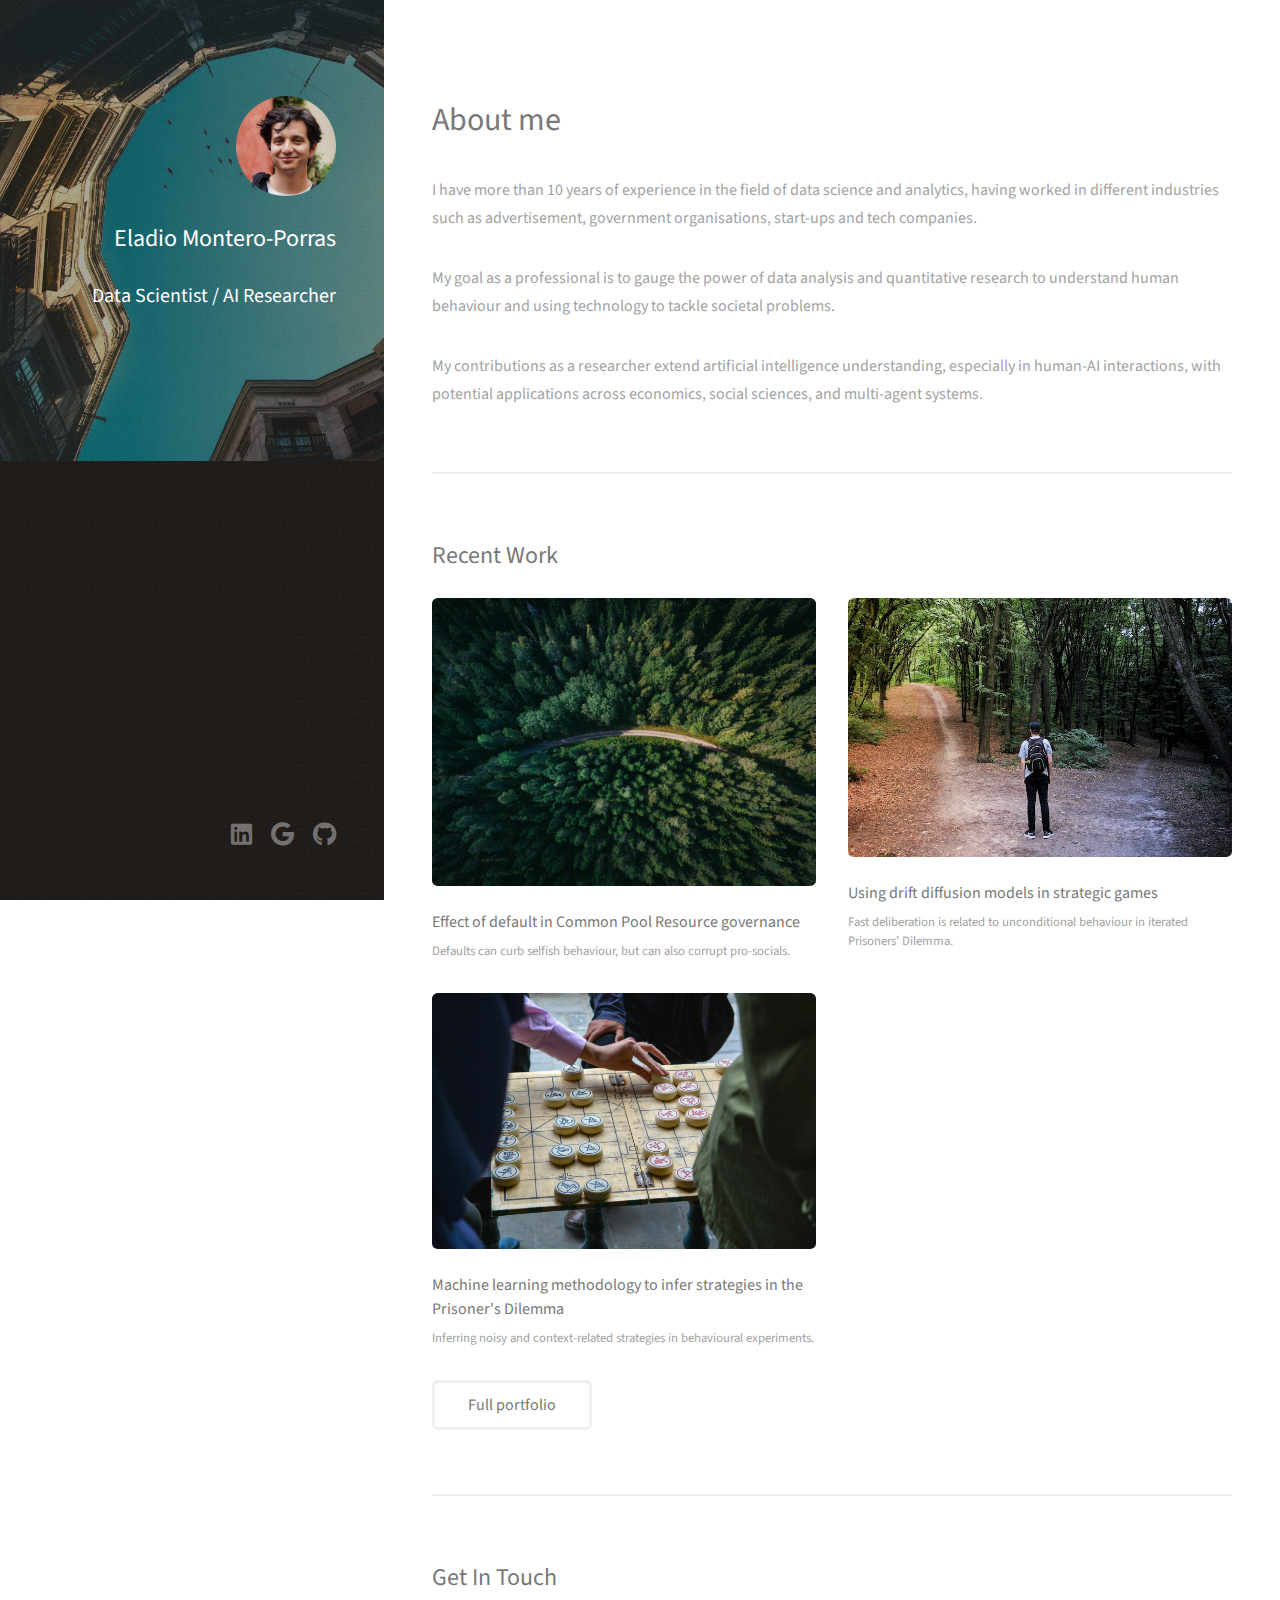
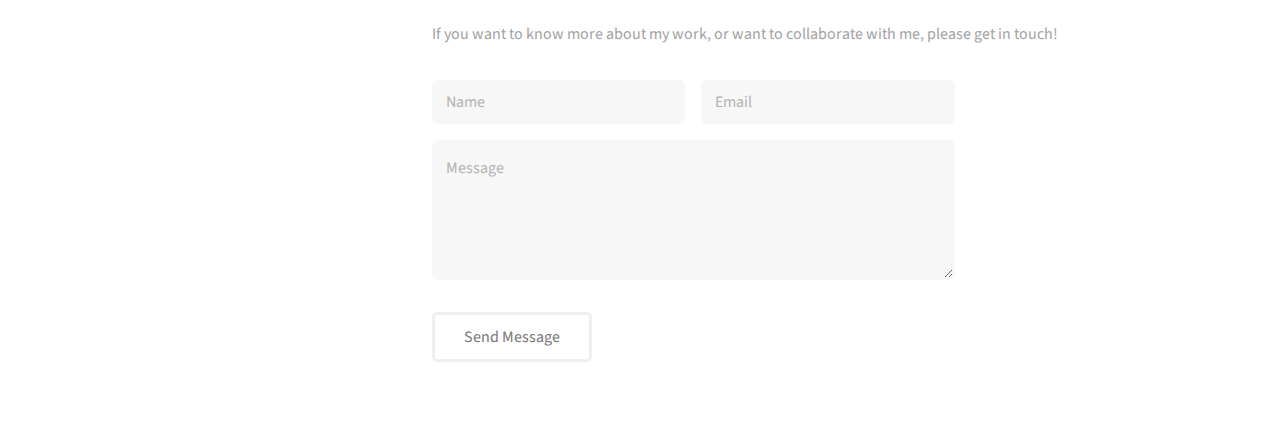
<file: index.html>
<!DOCTYPE HTML>
<!--
	Strata by HTML5 UP
	html5up.net | @ajlkn
	Free for personal and commercial use under the CCA 3.0 license (html5up.net/license)
-->
<html>
	<head>
		<title>Eladio Montero-Porras</title>
		<meta charset="utf-8" />
		<meta name="viewport" content="width=device-width, initial-scale=1, user-scalable=no" />
		<link rel="stylesheet" href="assets/css/main.css" />
		<link rel="shortcut icon" href="images/cup.png">
	</head>
	<body class="is-preload">

		<!-- Header -->
			<header id="header">
				<div class="inner">
					<a href="#" class="image avatar"><img src="images/profile_square.jpg" alt="" /></a>
					<h2>Eladio Montero-Porras</h2>
					<h3>Data Scientist / AI Researcher</h3>
				</div>
			</header>

		<!-- Main -->
			<div id="main">

				<!-- One -->
					<section id="one">
						<header class="major">
							<h2>About me</h2>
						</header>
						<p>I have more than 10 years of experience in the field of data science and analytics, having worked in different industries such as advertisement, government organisations, start-ups and tech companies.</p>
							<p>My goal as a professional is to gauge the power of data analysis and quantitative research to understand human behaviour and using technology to tackle societal problems. </p>
        					<p> My contributions as a researcher extend artificial intelligence understanding, especially in human-AI interactions, with potential applications across economics, social sciences, and multi-agent systems.</p>

					</section>

				<!-- Two -->
					<section id="two">
						<h2>Recent Work</h2>
						<div class="row">
							<article class="col-6 col-12-xsmall work-item">
								<a href="https://arxiv.org/abs/2403.06796" class="image fit"><img src="images/thumbs/cpr.jpg" alt="" /></a>
								<a href="https://arxiv.org/abs/2403.06796"><h3>Effect of default in Common Pool Resource governance</h3></a>
								<p>Defaults can curb selfish behaviour, but can also corrupt pro-socials.</p>
							</article>
							<article class="col-6 col-12-xsmall work-item">
								<a href="https://www.nature.com/articles/s41598-022-24849-4" class="image fit"><img src="images/thumbs/ddm2.jpg" alt="" /></a>
								<a href="https://www.nature.com/articles/s41598-022-24849-4"><h3>Using drift diffusion models in strategic games</h3></a>
								<p>Fast deliberation is related to unconditional behaviour in iterated Prisoners’ Dilemma.</p>
							</article>
							<article class="col-6 col-12-xsmall work-item">
								<a href="https://www.nature.com/articles/s41598-022-11654-2g" class="image fit"><img src="images/thumbs/strategy.jpg" alt="" /></a>
								<a href="https://www.nature.com/articles/s41598-022-11654-2"><h3>Machine learning methodology to infer strategies in the Prisoner's Dilemma</h3></a>
								<p>Inferring noisy and context-related strategies in behavioural experiments.</p>
							</article>

						</div>
						<ul class="actions">
							<li><a href="https://scholar.google.com/citations?user=XiiTJ4UAAAAJ&hl=en" class="button">Full portfolio</a></li>
						</ul>
					</section>

				<!-- Three -->
					<section id="three">
						<h2>Get In Touch</h2>
						<p>If you want to know more about my work, or want to collaborate with me, please get in touch!</p>
						<div class="row">
							<div class="col-8 col-12-small">
								<form method="post" action="#">
									<div class="row gtr-uniform gtr-50">
										<div class="col-6 col-12-xsmall"><input type="text" name="name" id="name" placeholder="Name" /></div>
										<div class="col-6 col-12-xsmall"><input type="email" name="email" id="email" placeholder="Email" /></div>
										<div class="col-12"><textarea name="message" id="message" placeholder="Message" rows="4"></textarea></div>
									</div>
								</form>
								<ul class="actions">
									<li><input type="submit" value="Send Message" /></li>
								</ul>
							</div>
							<div class="col-4 col-12-small">
								<ul class="labeled-icons">

								</ul>
							</div>
						</div>
					</section>

				<!-- Four -->
				<!--
					<section id="four">
						<h2>Elements</h2>

						<section>
							<h4>Text</h4>
							<p>This is <b>bold</b> and this is <strong>strong</strong>. This is <i>italic</i> and this is <em>emphasized</em>.
							This is <sup>superscript</sup> text and this is <sub>subscript</sub> text.
							This is <u>underlined</u> and this is code: <code>for (;;) { ... }</code>. Finally, <a href="#">this is a link</a>.</p>
							<hr />
							<header>
								<h4>Heading with a Subtitle</h4>
								<p>Lorem ipsum dolor sit amet nullam id egestas urna aliquam</p>
							</header>
							<p>Nunc lacinia ante nunc ac lobortis. Interdum adipiscing gravida odio porttitor sem non mi integer non faucibus ornare mi ut ante amet placerat aliquet. Volutpat eu sed ante lacinia sapien lorem accumsan varius montes viverra nibh in adipiscing blandit tempus accumsan.</p>
							<header>
								<h5>Heading with a Subtitle</h5>
								<p>Lorem ipsum dolor sit amet nullam id egestas urna aliquam</p>
							</header>
							<p>Nunc lacinia ante nunc ac lobortis. Interdum adipiscing gravida odio porttitor sem non mi integer non faucibus ornare mi ut ante amet placerat aliquet. Volutpat eu sed ante lacinia sapien lorem accumsan varius montes viverra nibh in adipiscing blandit tempus accumsan.</p>
							<hr />
							<h2>Heading Level 2</h2>
							<h3>Heading Level 3</h3>
							<h4>Heading Level 4</h4>
							<h5>Heading Level 5</h5>
							<h6>Heading Level 6</h6>
							<hr />
							<h5>Blockquote</h5>
							<blockquote>Fringilla nisl. Donec accumsan interdum nisi, quis tincidunt felis sagittis eget tempus euismod. Vestibulum ante ipsum primis in faucibus vestibulum. Blandit adipiscing eu felis iaculis volutpat ac adipiscing accumsan faucibus. Vestibulum ante ipsum primis in faucibus lorem ipsum dolor sit amet nullam adipiscing eu felis.</blockquote>
							<h5>Preformatted</h5>
							<pre><code>i = 0;

while (!deck.isInOrder()) {
print 'Iteration ' + i;
deck.shuffle();
i++;
}

print 'It took ' + i + ' iterations to sort the deck.';</code></pre>
						</section>

						<section>
							<h4>Lists</h4>
							<div class="row">
								<div class="col-6 col-12-xsmall">
									<h5>Unordered</h5>
									<ul>
										<li>Dolor pulvinar etiam magna etiam.</li>
										<li>Sagittis adipiscing lorem eleifend.</li>
										<li>Felis enim feugiat dolore viverra.</li>
									</ul>
									<h5>Alternate</h5>
									<ul class="alt">
										<li>Dolor pulvinar etiam magna etiam.</li>
										<li>Sagittis adipiscing lorem eleifend.</li>
										<li>Felis enim feugiat dolore viverra.</li>
									</ul>
								</div>
								<div class="col-6 col-12-xsmall">
									<h5>Ordered</h5>
									<ol>
										<li>Dolor pulvinar etiam magna etiam.</li>
										<li>Etiam vel felis at lorem sed viverra.</li>
										<li>Felis enim feugiat dolore viverra.</li>
										<li>Dolor pulvinar etiam magna etiam.</li>
										<li>Etiam vel felis at lorem sed viverra.</li>
										<li>Felis enim feugiat dolore viverra.</li>
									</ol>
									<h5>Icons</h5>
									<ul class="icons">
										<li><a href="#" class="icon brands fa-twitter"><span class="label">Twitter</span></a></li>
										<li><a href="#" class="icon brands fa-facebook-f"><span class="label">Facebook</span></a></li>
										<li><a href="#" class="icon brands fa-instagram"><span class="label">Instagram</span></a></li>
										<li><a href="#" class="icon brands fa-github"><span class="label">Github</span></a></li>
										<li><a href="#" class="icon brands fa-dribbble"><span class="label">Dribbble</span></a></li>
										<li><a href="#" class="icon brands fa-tumblr"><span class="label">Tumblr</span></a></li>
									</ul>
								</div>
							</div>
							<h5>Actions</h5>
							<ul class="actions">
								<li><a href="#" class="button primary">Default</a></li>
								<li><a href="#" class="button">Default</a></li>
							</ul>
							<ul class="actions small">
								<li><a href="#" class="button primary small">Small</a></li>
								<li><a href="#" class="button small">Small</a></li>
							</ul>
							<div class="row">
								<div class="col-6 col-12-small">
									<ul class="actions stacked">
										<li><a href="#" class="button primary">Default</a></li>
										<li><a href="#" class="button">Default</a></li>
									</ul>
								</div>
								<div class="col-6 col-12-small">
									<ul class="actions stacked">
										<li><a href="#" class="button primary small">Small</a></li>
										<li><a href="#" class="button small">Small</a></li>
									</ul>
								</div>
								<div class="col-6 col-12-small">
									<ul class="actions stacked">
										<li><a href="#" class="button primary fit">Default</a></li>
										<li><a href="#" class="button fit">Default</a></li>
									</ul>
								</div>
								<div class="col-6 col-12-small">
									<ul class="actions stacked">
										<li><a href="#" class="button primary small fit">Small</a></li>
										<li><a href="#" class="button small fit">Small</a></li>
									</ul>
								</div>
							</div>
						</section>

						<section>
							<h4>Table</h4>
							<h5>Default</h5>
							<div class="table-wrapper">
								<table>
									<thead>
										<tr>
											<th>Name</th>
											<th>Description</th>
											<th>Price</th>
										</tr>
									</thead>
									<tbody>
										<tr>
											<td>Item One</td>
											<td>Ante turpis integer aliquet porttitor.</td>
											<td>29.99</td>
										</tr>
										<tr>
											<td>Item Two</td>
											<td>Vis ac commodo adipiscing arcu aliquet.</td>
											<td>19.99</td>
										</tr>
										<tr>
											<td>Item Three</td>
											<td> Morbi faucibus arcu accumsan lorem.</td>
											<td>29.99</td>
										</tr>
										<tr>
											<td>Item Four</td>
											<td>Vitae integer tempus condimentum.</td>
											<td>19.99</td>
										</tr>
										<tr>
											<td>Item Five</td>
											<td>Ante turpis integer aliquet porttitor.</td>
											<td>29.99</td>
										</tr>
									</tbody>
									<tfoot>
										<tr>
											<td colspan="2"></td>
											<td>100.00</td>
										</tr>
									</tfoot>
								</table>
							</div>

							<h5>Alternate</h5>
							<div class="table-wrapper">
								<table class="alt">
									<thead>
										<tr>
											<th>Name</th>
											<th>Description</th>
											<th>Price</th>
										</tr>
									</thead>
									<tbody>
										<tr>
											<td>Item One</td>
											<td>Ante turpis integer aliquet porttitor.</td>
											<td>29.99</td>
										</tr>
										<tr>
											<td>Item Two</td>
											<td>Vis ac commodo adipiscing arcu aliquet.</td>
											<td>19.99</td>
										</tr>
										<tr>
											<td>Item Three</td>
											<td> Morbi faucibus arcu accumsan lorem.</td>
											<td>29.99</td>
										</tr>
										<tr>
											<td>Item Four</td>
											<td>Vitae integer tempus condimentum.</td>
											<td>19.99</td>
										</tr>
										<tr>
											<td>Item Five</td>
											<td>Ante turpis integer aliquet porttitor.</td>
											<td>29.99</td>
										</tr>
									</tbody>
									<tfoot>
										<tr>
											<td colspan="2"></td>
											<td>100.00</td>
										</tr>
									</tfoot>
								</table>
							</div>
						</section>

						<section>
							<h4>Buttons</h4>
							<ul class="actions">
								<li><a href="#" class="button primary">Primary</a></li>
								<li><a href="#" class="button">Default</a></li>
							</ul>
							<ul class="actions">
								<li><a href="#" class="button large">Large</a></li>
								<li><a href="#" class="button">Default</a></li>
								<li><a href="#" class="button small">Small</a></li>
							</ul>
							<ul class="actions fit">
								<li><a href="#" class="button primary fit">Fit</a></li>
								<li><a href="#" class="button fit">Fit</a></li>
							</ul>
							<ul class="actions fit small">
								<li><a href="#" class="button primary fit small">Fit + Small</a></li>
								<li><a href="#" class="button fit small">Fit + Small</a></li>
							</ul>
							<ul class="actions">
								<li><a href="#" class="button primary icon solid fa-download">Icon</a></li>
								<li><a href="#" class="button icon solid fa-download">Icon</a></li>
							</ul>
							<ul class="actions">
								<li><span class="button primary disabled">Primary</span></li>
								<li><span class="button disabled">Default</span></li>
							</ul>
						</section>

						<section>
							<h4>Form</h4>
							<form method="post" action="#">
								<div class="row gtr-uniform gtr-50">
									<div class="col-6 col-12-xsmall">
										<input type="text" name="demo-name" id="demo-name" value="" placeholder="Name" />
									</div>
									<div class="col-6 col-12-xsmall">
										<input type="email" name="demo-email" id="demo-email" value="" placeholder="Email" />
									</div>
									<div class="col-12">
										<select name="demo-category" id="demo-category">
											<option value="">- Category -</option>
											<option value="1">Manufacturing</option>
											<option value="1">Shipping</option>
											<option value="1">Administration</option>
											<option value="1">Human Resources</option>
										</select>
									</div>
									<div class="col-4 col-12-small">
										<input type="radio" id="demo-priority-low" name="demo-priority" checked>
										<label for="demo-priority-low">Low Priority</label>
									</div>
									<div class="col-4 col-12-small">
										<input type="radio" id="demo-priority-normal" name="demo-priority">
										<label for="demo-priority-normal">Normal Priority</label>
									</div>
									<div class="col-4 col-12-small">
										<input type="radio" id="demo-priority-high" name="demo-priority">
										<label for="demo-priority-high">High Priority</label>
									</div>
									<div class="col-6 col-12-small">
										<input type="checkbox" id="demo-copy" name="demo-copy">
										<label for="demo-copy">Email me a copy of this message</label>
									</div>
									<div class="col-6 col-12-small">
										<input type="checkbox" id="demo-human" name="demo-human" checked>
										<label for="demo-human">I am a human and not a robot</label>
									</div>
									<div class="col-12">
										<textarea name="demo-message" id="demo-message" placeholder="Enter your message" rows="6"></textarea>
									</div>
									<div class="col-12">
										<ul class="actions">
											<li><input type="submit" value="Send Message" class="primary" /></li>
											<li><input type="reset" value="Reset" /></li>
										</ul>
									</div>
								</div>
							</form>
						</section>

						<section>
							<h4>Image</h4>
							<h5>Fit</h5>
							<div class="box alt">
								<div class="row gtr-50 gtr-uniform">
									<div class="col-12"><span class="image fit"><img src="images/fulls/05.jpg" alt="" /></span></div>
									<div class="col-4"><span class="image fit"><img src="images/thumbs/01.jpg" alt="" /></span></div>
									<div class="col-4"><span class="image fit"><img src="images/thumbs/02.jpg" alt="" /></span></div>
									<div class="col-4"><span class="image fit"><img src="images/thumbs/03.jpg" alt="" /></span></div>
									<div class="col-4"><span class="image fit"><img src="images/thumbs/04.jpg" alt="" /></span></div>
									<div class="col-4"><span class="image fit"><img src="images/thumbs/05.jpg" alt="" /></span></div>
									<div class="col-4"><span class="image fit"><img src="images/thumbs/06.jpg" alt="" /></span></div>
									<div class="col-4"><span class="image fit"><img src="images/thumbs/03.jpg" alt="" /></span></div>
									<div class="col-4"><span class="image fit"><img src="images/thumbs/02.jpg" alt="" /></span></div>
									<div class="col-4"><span class="image fit"><img src="images/thumbs/01.jpg" alt="" /></span></div>
								</div>
							</div>
							<h5>Left &amp; Right</h5>
							<p><span class="image left"><img src="images/avatar.jpg" alt="" /></span>Fringilla nisl. Donec accumsan interdum nisi, quis tincidunt felis sagittis eget. tempus euismod. Vestibulum ante ipsum primis in faucibus vestibulum. Blandit adipiscing eu felis iaculis volutpat ac adipiscing accumsan eu faucibus. Integer ac pellentesque praesent tincidunt felis sagittis eget. tempus euismod. Vestibulum ante ipsum primis in faucibus vestibulum. Blandit adipiscing eu felis iaculis volutpat ac adipiscing accumsan eu faucibus. Integer ac pellentesque praesent. Donec accumsan interdum nisi, quis tincidunt felis sagittis eget. tempus euismod. Vestibulum ante ipsum primis in faucibus vestibulum. Blandit adipiscing eu felis iaculis volutpat ac adipiscing accumsan eu faucibus. Integer ac pellentesque praesent tincidunt felis sagittis eget. tempus euismod. Vestibulum ante ipsum primis in faucibus vestibulum. Blandit adipiscing eu felis iaculis volutpat ac adipiscing accumsan eu faucibus. Integer ac pellentesque praesent.</p>
							<p><span class="image right"><img src="images/avatar.jpg" alt="" /></span>Fringilla nisl. Donec accumsan interdum nisi, quis tincidunt felis sagittis eget. tempus euismod. Vestibulum ante ipsum primis in faucibus vestibulum. Blandit adipiscing eu felis iaculis volutpat ac adipiscing accumsan eu faucibus. Integer ac pellentesque praesent tincidunt felis sagittis eget. tempus euismod. Vestibulum ante ipsum primis in faucibus vestibulum. Blandit adipiscing eu felis iaculis volutpat ac adipiscing accumsan eu faucibus. Integer ac pellentesque praesent. Donec accumsan interdum nisi, quis tincidunt felis sagittis eget. tempus euismod. Vestibulum ante ipsum primis in faucibus vestibulum. Blandit adipiscing eu felis iaculis volutpat ac adipiscing accumsan eu faucibus. Integer ac pellentesque praesent tincidunt felis sagittis eget. tempus euismod. Vestibulum ante ipsum primis in faucibus vestibulum. Blandit adipiscing eu felis iaculis volutpat ac adipiscing accumsan eu faucibus. Integer ac pellentesque praesent.</p>
						</section>

					</section>
				-->

			</div>

		<!-- Footer -->
			<footer id="footer">
				<div class="inner">
					<ul class="icons">
						<li><a href="https://www.linkedin.com/in/eladiomontero/" class="icon brands fa-linkedin"><span class="label">Linkedin</span></a></li>
						<li><a href="https://scholar.google.com/citations?user=XiiTJ4UAAAAJ&hl=en" class="icon brands fa-google"><span class="label">Google Scholar</span></a></li>
						<li><a href="https://github.com/eladiomontero/" class="icon brands fa-github"><span class="label">Github</span></a></li>


					</ul>

				</div>
			</footer>

		<!-- Scripts -->
			<script src="assets/js/jquery.min.js"></script>
			<script src="assets/js/jquery.poptrox.min.js"></script>
			<script src="assets/js/browser.min.js"></script>
			<script src="assets/js/breakpoints.min.js"></script>
			<script src="assets/js/util.js"></script>
			<script src="assets/js/main.js"></script>

	</body>
</html>
</file>
<file: assets/css/main.css>
@import url("fontawesome-all.min.css");
@import url("https://fonts.googleapis.com/css?family=Source+Sans+Pro:400,400italic");

/*
	Strata by HTML5 UP
	html5up.net | @ajlkn
	Free for personal and commercial use under the CCA 3.0 license (html5up.net/license)
*/

html, body, div, span, applet, object,
iframe, h1, h2, h3, h4, h5, h6, p, blockquote,
pre, a, abbr, acronym, address, big, cite,
code, del, dfn, em, img, ins, kbd, q, s, samp,
small, strike, strong, sub, sup, tt, var, b,
u, i, center, dl, dt, dd, ol, ul, li, fieldset,
form, label, legend, table, caption, tbody,
tfoot, thead, tr, th, td, article, aside,
canvas, details, embed, figure, figcaption,
footer, header, hgroup, menu, nav, output, ruby,
section, summary, time, mark, audio, video {
	margin: 0;
	padding: 0;
	border: 0;
	font-size: 100%;
	font: inherit;
	vertical-align: baseline;}

article, aside, details, figcaption, figure,
footer, header, hgroup, menu, nav, section {
	display: block;}

body {
	line-height: 1;
}

ol, ul {
	list-style: none;
}

blockquote, q {
	quotes: none;
}

	blockquote:before, blockquote:after, q:before, q:after {
		content: '';
		content: none;
	}

table {
	border-collapse: collapse;
	border-spacing: 0;
}

body {
	-webkit-text-size-adjust: none;
}

mark {
	background-color: transparent;
	color: inherit;
}

input::-moz-focus-inner {
	border: 0;
	padding: 0;
}

input, select, textarea {
	-moz-appearance: none;
	-webkit-appearance: none;
	-ms-appearance: none;
	appearance: none;
}

/* Basic */

	html {
		box-sizing: border-box;
	}

	*, *:before, *:after {
		box-sizing: inherit;
	}

	body {
		background: #fff;
	}

		body.is-preload *, body.is-preload *:before, body.is-preload *:after {
			-moz-animation: none !important;
			-webkit-animation: none !important;
			-ms-animation: none !important;
			animation: none !important;
			-moz-transition: none !important;
			-webkit-transition: none !important;
			-ms-transition: none !important;
			transition: none !important;
		}

	body, input, select, textarea {
		color: #a2a2a2;
		font-family: "Source Sans Pro", Helvetica, sans-serif;
		font-size: 16pt;
		font-weight: 400;
		line-height: 1.75em;
	}

	a {
		-moz-transition: color 0.2s ease-in-out, border-color 0.2s ease-in-out;
		-webkit-transition: color 0.2s ease-in-out, border-color 0.2s ease-in-out;
		-ms-transition: color 0.2s ease-in-out, border-color 0.2s ease-in-out;
		transition: color 0.2s ease-in-out, border-color 0.2s ease-in-out;
		border-bottom: dotted 1px;
		color: #49bf9d;
		text-decoration: none;
	}

		a:hover {
			border-bottom-color: transparent;
			color: #49bf9d !important;
			text-decoration: none;
		}

	strong, b {
		color: #787878;
		font-weight: 400;
	}

	em, i {
		font-style: italic;
	}

	p {
		margin: 0 0 2em 0;
	}

	h1, h2, h3, h4, h5, h6 {
		color: #787878;
		font-weight: 400;
		line-height: 1em;
		margin: 0 0 1em 0;
	}

		h1 a, h2 a, h3 a, h4 a, h5 a, h6 a {
			color: inherit;
			text-decoration: none;
		}

	h1 {
		font-size: 2em;
		line-height: 1.5em;
	}

	h2 {
		font-size: 1.5em;
		line-height: 1.5em;
	}

	h3 {
		font-size: 1.25em;
		line-height: 1.5em;
	}

	h4 {
		font-size: 1.1em;
		line-height: 1.5em;
	}

	h5 {
		font-size: 0.9em;
		line-height: 1.5em;
	}

	h6 {
		font-size: 0.7em;
		line-height: 1.5em;
	}

	sub {
		font-size: 0.8em;
		position: relative;
		top: 0.5em;
	}

	sup {
		font-size: 0.8em;
		position: relative;
		top: -0.5em;
	}

	hr {
		border: 0;
		border-bottom: solid 2px #efefef;
		margin: 2em 0;
	}

		hr.major {
			margin: 3em 0;
		}

	blockquote {
		border-left: solid 6px #efefef;
		font-style: italic;
		margin: 0 0 2em 0;
		padding: 0.5em 0 0.5em 1.5em;
	}

	code {
		background: #f7f7f7;
		border-radius: 0.35em;
		border: solid 2px #efefef;
		font-family: "Courier New", monospace;
		font-size: 0.9em;
		margin: 0 0.25em;
		padding: 0.25em 0.65em;
	}

	pre {
		-webkit-overflow-scrolling: touch;
		font-family: "Courier New", monospace;
		font-size: 0.9em;
		margin: 0 0 2em 0;
	}

		pre code {
			display: block;
			line-height: 1.75em;
			padding: 1em 1.5em;
			overflow-x: auto;
		}

	.align-left {
		text-align: left;
	}

	.align-center {
		text-align: center;
	}

	.align-right {
		text-align: right;
	}

/* Container */

	.container {
		margin: 0 auto;
		max-width: calc(100% - 4em);
		width: 100%;
	}

		.container.xsmall {
			width: 25%;
		}

		.container.small {
			width: 50%;
		}

		.container.medium {
			width: 75%;
		}

		.container.large {
			width: 125%;
		}

		.container.xlarge {
			width: 150%;
		}

		.container.max {
			width: 100%;
		}

		@media screen and (max-width: 980px) {

			.container {
				width: 100% !important;
				max-width: 100% !important;
			}

		}

		@media screen and (max-width: 480px) {

			.container {
				max-width: calc(100% - 3em);
			}

		}

/* Row */

	.row {
		display: flex;
		flex-wrap: wrap;
		box-sizing: border-box;
		align-items: stretch;
	}

		.row > * {
			box-sizing: border-box;
		}

		.row.gtr-uniform > * > :last-child {
			margin-bottom: 0;
		}

		.row.aln-left {
			justify-content: flex-start;
		}

		.row.aln-center {
			justify-content: center;
		}

		.row.aln-right {
			justify-content: flex-end;
		}

		.row.aln-top {
			align-items: flex-start;
		}

		.row.aln-middle {
			align-items: center;
		}

		.row.aln-bottom {
			align-items: flex-end;
		}

		.row > .imp {
			order: -1;
		}

		.row > .col-1 {
			width: 8.33333%;
		}

		.row > .off-1 {
			margin-left: 8.33333%;
		}

		.row > .col-2 {
			width: 16.66667%;
		}

		.row > .off-2 {
			margin-left: 16.66667%;
		}

		.row > .col-3 {
			width: 25%;
		}

		.row > .off-3 {
			margin-left: 25%;
		}

		.row > .col-4 {
			width: 33.33333%;
		}

		.row > .off-4 {
			margin-left: 33.33333%;
		}

		.row > .col-5 {
			width: 41.66667%;
		}

		.row > .off-5 {
			margin-left: 41.66667%;
		}

		.row > .col-6 {
			width: 50%;
		}

		.row > .off-6 {
			margin-left: 50%;
		}

		.row > .col-7 {
			width: 58.33333%;
		}

		.row > .off-7 {
			margin-left: 58.33333%;
		}

		.row > .col-8 {
			width: 66.66667%;
		}

		.row > .off-8 {
			margin-left: 66.66667%;
		}

		.row > .col-9 {
			width: 75%;
		}

		.row > .off-9 {
			margin-left: 75%;
		}

		.row > .col-10 {
			width: 83.33333%;
		}

		.row > .off-10 {
			margin-left: 83.33333%;
		}

		.row > .col-11 {
			width: 91.66667%;
		}

		.row > .off-11 {
			margin-left: 91.66667%;
		}

		.row > .col-12 {
			width: 100%;
		}

		.row > .off-12 {
			margin-left: 100%;
		}

		.row.gtr-0 {
			margin-top: 0;
			margin-left: 0em;
		}

			.row.gtr-0 > * {
				padding: 0 0 0 0em;
			}

			.row.gtr-0.gtr-uniform {
				margin-top: 0em;
			}

				.row.gtr-0.gtr-uniform > * {
					padding-top: 0em;
				}

		.row.gtr-25 {
			margin-top: 0;
			margin-left: -0.625em;
		}

			.row.gtr-25 > * {
				padding: 0 0 0 0.625em;
			}

			.row.gtr-25.gtr-uniform {
				margin-top: -0.625em;
			}

				.row.gtr-25.gtr-uniform > * {
					padding-top: 0.625em;
				}

		.row.gtr-50 {
			margin-top: 0;
			margin-left: -1.25em;
		}

			.row.gtr-50 > * {
				padding: 0 0 0 1.25em;
			}

			.row.gtr-50.gtr-uniform {
				margin-top: -1.25em;
			}

				.row.gtr-50.gtr-uniform > * {
					padding-top: 1.25em;
				}

		.row {
			margin-top: 0;
			margin-left: -2.5em;
		}

			.row > * {
				padding: 0 0 0 2.5em;
			}

			.row.gtr-uniform {
				margin-top: -2.5em;
			}

				.row.gtr-uniform > * {
					padding-top: 2.5em;
				}

		.row.gtr-150 {
			margin-top: 0;
			margin-left: -3.75em;
		}

			.row.gtr-150 > * {
				padding: 0 0 0 3.75em;
			}

			.row.gtr-150.gtr-uniform {
				margin-top: -3.75em;
			}

				.row.gtr-150.gtr-uniform > * {
					padding-top: 3.75em;
				}

		.row.gtr-200 {
			margin-top: 0;
			margin-left: -5em;
		}

			.row.gtr-200 > * {
				padding: 0 0 0 5em;
			}

			.row.gtr-200.gtr-uniform {
				margin-top: -5em;
			}

				.row.gtr-200.gtr-uniform > * {
					padding-top: 5em;
				}

		@media screen and (max-width: 1800px) {

			.row {
				display: flex;
				flex-wrap: wrap;
				box-sizing: border-box;
				align-items: stretch;
			}

				.row > * {
					box-sizing: border-box;
				}

				.row.gtr-uniform > * > :last-child {
					margin-bottom: 0;
				}

				.row.aln-left {
					justify-content: flex-start;
				}

				.row.aln-center {
					justify-content: center;
				}

				.row.aln-right {
					justify-content: flex-end;
				}

				.row.aln-top {
					align-items: flex-start;
				}

				.row.aln-middle {
					align-items: center;
				}

				.row.aln-bottom {
					align-items: flex-end;
				}

				.row > .imp-xlarge {
					order: -1;
				}

				.row > .col-1-xlarge {
					width: 8.33333%;
				}

				.row > .off-1-xlarge {
					margin-left: 8.33333%;
				}

				.row > .col-2-xlarge {
					width: 16.66667%;
				}

				.row > .off-2-xlarge {
					margin-left: 16.66667%;
				}

				.row > .col-3-xlarge {
					width: 25%;
				}

				.row > .off-3-xlarge {
					margin-left: 25%;
				}

				.row > .col-4-xlarge {
					width: 33.33333%;
				}

				.row > .off-4-xlarge {
					margin-left: 33.33333%;
				}

				.row > .col-5-xlarge {
					width: 41.66667%;
				}

				.row > .off-5-xlarge {
					margin-left: 41.66667%;
				}

				.row > .col-6-xlarge {
					width: 50%;
				}

				.row > .off-6-xlarge {
					margin-left: 50%;
				}

				.row > .col-7-xlarge {
					width: 58.33333%;
				}

				.row > .off-7-xlarge {
					margin-left: 58.33333%;
				}

				.row > .col-8-xlarge {
					width: 66.66667%;
				}

				.row > .off-8-xlarge {
					margin-left: 66.66667%;
				}

				.row > .col-9-xlarge {
					width: 75%;
				}

				.row > .off-9-xlarge {
					margin-left: 75%;
				}

				.row > .col-10-xlarge {
					width: 83.33333%;
				}

				.row > .off-10-xlarge {
					margin-left: 83.33333%;
				}

				.row > .col-11-xlarge {
					width: 91.66667%;
				}

				.row > .off-11-xlarge {
					margin-left: 91.66667%;
				}

				.row > .col-12-xlarge {
					width: 100%;
				}

				.row > .off-12-xlarge {
					margin-left: 100%;
				}

				.row.gtr-0 {
					margin-top: 0;
					margin-left: 0em;
				}

					.row.gtr-0 > * {
						padding: 0 0 0 0em;
					}

					.row.gtr-0.gtr-uniform {
						margin-top: 0em;
					}

						.row.gtr-0.gtr-uniform > * {
							padding-top: 0em;
						}

				.row.gtr-25 {
					margin-top: 0;
					margin-left: -0.625em;
				}

					.row.gtr-25 > * {
						padding: 0 0 0 0.625em;
					}

					.row.gtr-25.gtr-uniform {
						margin-top: -0.625em;
					}

						.row.gtr-25.gtr-uniform > * {
							padding-top: 0.625em;
						}

				.row.gtr-50 {
					margin-top: 0;
					margin-left: -1.25em;
				}

					.row.gtr-50 > * {
						padding: 0 0 0 1.25em;
					}

					.row.gtr-50.gtr-uniform {
						margin-top: -1.25em;
					}

						.row.gtr-50.gtr-uniform > * {
							padding-top: 1.25em;
						}

				.row {
					margin-top: 0;
					margin-left: -2.5em;
				}

					.row > * {
						padding: 0 0 0 2.5em;
					}

					.row.gtr-uniform {
						margin-top: -2.5em;
					}

						.row.gtr-uniform > * {
							padding-top: 2.5em;
						}

				.row.gtr-150 {
					margin-top: 0;
					margin-left: -3.75em;
				}

					.row.gtr-150 > * {
						padding: 0 0 0 3.75em;
					}

					.row.gtr-150.gtr-uniform {
						margin-top: -3.75em;
					}

						.row.gtr-150.gtr-uniform > * {
							padding-top: 3.75em;
						}

				.row.gtr-200 {
					margin-top: 0;
					margin-left: -5em;
				}

					.row.gtr-200 > * {
						padding: 0 0 0 5em;
					}

					.row.gtr-200.gtr-uniform {
						margin-top: -5em;
					}

						.row.gtr-200.gtr-uniform > * {
							padding-top: 5em;
						}

		}

		@media screen and (max-width: 1280px) {

			.row {
				display: flex;
				flex-wrap: wrap;
				box-sizing: border-box;
				align-items: stretch;
			}

				.row > * {
					box-sizing: border-box;
				}

				.row.gtr-uniform > * > :last-child {
					margin-bottom: 0;
				}

				.row.aln-left {
					justify-content: flex-start;
				}

				.row.aln-center {
					justify-content: center;
				}

				.row.aln-right {
					justify-content: flex-end;
				}

				.row.aln-top {
					align-items: flex-start;
				}

				.row.aln-middle {
					align-items: center;
				}

				.row.aln-bottom {
					align-items: flex-end;
				}

				.row > .imp-large {
					order: -1;
				}

				.row > .col-1-large {
					width: 8.33333%;
				}

				.row > .off-1-large {
					margin-left: 8.33333%;
				}

				.row > .col-2-large {
					width: 16.66667%;
				}

				.row > .off-2-large {
					margin-left: 16.66667%;
				}

				.row > .col-3-large {
					width: 25%;
				}

				.row > .off-3-large {
					margin-left: 25%;
				}

				.row > .col-4-large {
					width: 33.33333%;
				}

				.row > .off-4-large {
					margin-left: 33.33333%;
				}

				.row > .col-5-large {
					width: 41.66667%;
				}

				.row > .off-5-large {
					margin-left: 41.66667%;
				}

				.row > .col-6-large {
					width: 50%;
				}

				.row > .off-6-large {
					margin-left: 50%;
				}

				.row > .col-7-large {
					width: 58.33333%;
				}

				.row > .off-7-large {
					margin-left: 58.33333%;
				}

				.row > .col-8-large {
					width: 66.66667%;
				}

				.row > .off-8-large {
					margin-left: 66.66667%;
				}

				.row > .col-9-large {
					width: 75%;
				}

				.row > .off-9-large {
					margin-left: 75%;
				}

				.row > .col-10-large {
					width: 83.33333%;
				}

				.row > .off-10-large {
					margin-left: 83.33333%;
				}

				.row > .col-11-large {
					width: 91.66667%;
				}

				.row > .off-11-large {
					margin-left: 91.66667%;
				}

				.row > .col-12-large {
					width: 100%;
				}

				.row > .off-12-large {
					margin-left: 100%;
				}

				.row.gtr-0 {
					margin-top: 0;
					margin-left: 0em;
				}

					.row.gtr-0 > * {
						padding: 0 0 0 0em;
					}

					.row.gtr-0.gtr-uniform {
						margin-top: 0em;
					}

						.row.gtr-0.gtr-uniform > * {
							padding-top: 0em;
						}

				.row.gtr-25 {
					margin-top: 0;
					margin-left: -0.5em;
				}

					.row.gtr-25 > * {
						padding: 0 0 0 0.5em;
					}

					.row.gtr-25.gtr-uniform {
						margin-top: -0.5em;
					}

						.row.gtr-25.gtr-uniform > * {
							padding-top: 0.5em;
						}

				.row.gtr-50 {
					margin-top: 0;
					margin-left: -1em;
				}

					.row.gtr-50 > * {
						padding: 0 0 0 1em;
					}

					.row.gtr-50.gtr-uniform {
						margin-top: -1em;
					}

						.row.gtr-50.gtr-uniform > * {
							padding-top: 1em;
						}

				.row {
					margin-top: 0;
					margin-left: -2em;
				}

					.row > * {
						padding: 0 0 0 2em;
					}

					.row.gtr-uniform {
						margin-top: -2em;
					}

						.row.gtr-uniform > * {
							padding-top: 2em;
						}

				.row.gtr-150 {
					margin-top: 0;
					margin-left: -3em;
				}

					.row.gtr-150 > * {
						padding: 0 0 0 3em;
					}

					.row.gtr-150.gtr-uniform {
						margin-top: -3em;
					}

						.row.gtr-150.gtr-uniform > * {
							padding-top: 3em;
						}

				.row.gtr-200 {
					margin-top: 0;
					margin-left: -4em;
				}

					.row.gtr-200 > * {
						padding: 0 0 0 4em;
					}

					.row.gtr-200.gtr-uniform {
						margin-top: -4em;
					}

						.row.gtr-200.gtr-uniform > * {
							padding-top: 4em;
						}

		}

		@media screen and (max-width: 980px) {

			.row {
				display: flex;
				flex-wrap: wrap;
				box-sizing: border-box;
				align-items: stretch;
			}

				.row > * {
					box-sizing: border-box;
				}

				.row.gtr-uniform > * > :last-child {
					margin-bottom: 0;
				}

				.row.aln-left {
					justify-content: flex-start;
				}

				.row.aln-center {
					justify-content: center;
				}

				.row.aln-right {
					justify-content: flex-end;
				}

				.row.aln-top {
					align-items: flex-start;
				}

				.row.aln-middle {
					align-items: center;
				}

				.row.aln-bottom {
					align-items: flex-end;
				}

				.row > .imp-medium {
					order: -1;
				}

				.row > .col-1-medium {
					width: 8.33333%;
				}

				.row > .off-1-medium {
					margin-left: 8.33333%;
				}

				.row > .col-2-medium {
					width: 16.66667%;
				}

				.row > .off-2-medium {
					margin-left: 16.66667%;
				}

				.row > .col-3-medium {
					width: 25%;
				}

				.row > .off-3-medium {
					margin-left: 25%;
				}

				.row > .col-4-medium {
					width: 33.33333%;
				}

				.row > .off-4-medium {
					margin-left: 33.33333%;
				}

				.row > .col-5-medium {
					width: 41.66667%;
				}

				.row > .off-5-medium {
					margin-left: 41.66667%;
				}

				.row > .col-6-medium {
					width: 50%;
				}

				.row > .off-6-medium {
					margin-left: 50%;
				}

				.row > .col-7-medium {
					width: 58.33333%;
				}

				.row > .off-7-medium {
					margin-left: 58.33333%;
				}

				.row > .col-8-medium {
					width: 66.66667%;
				}

				.row > .off-8-medium {
					margin-left: 66.66667%;
				}

				.row > .col-9-medium {
					width: 75%;
				}

				.row > .off-9-medium {
					margin-left: 75%;
				}

				.row > .col-10-medium {
					width: 83.33333%;
				}

				.row > .off-10-medium {
					margin-left: 83.33333%;
				}

				.row > .col-11-medium {
					width: 91.66667%;
				}

				.row > .off-11-medium {
					margin-left: 91.66667%;
				}

				.row > .col-12-medium {
					width: 100%;
				}

				.row > .off-12-medium {
					margin-left: 100%;
				}

				.row.gtr-0 {
					margin-top: 0;
					margin-left: 0em;
				}

					.row.gtr-0 > * {
						padding: 0 0 0 0em;
					}

					.row.gtr-0.gtr-uniform {
						margin-top: 0em;
					}

						.row.gtr-0.gtr-uniform > * {
							padding-top: 0em;
						}

				.row.gtr-25 {
					margin-top: 0;
					margin-left: -0.5em;
				}

					.row.gtr-25 > * {
						padding: 0 0 0 0.5em;
					}

					.row.gtr-25.gtr-uniform {
						margin-top: -0.5em;
					}

						.row.gtr-25.gtr-uniform > * {
							padding-top: 0.5em;
						}

				.row.gtr-50 {
					margin-top: 0;
					margin-left: -1em;
				}

					.row.gtr-50 > * {
						padding: 0 0 0 1em;
					}

					.row.gtr-50.gtr-uniform {
						margin-top: -1em;
					}

						.row.gtr-50.gtr-uniform > * {
							padding-top: 1em;
						}

				.row {
					margin-top: 0;
					margin-left: -2em;
				}

					.row > * {
						padding: 0 0 0 2em;
					}

					.row.gtr-uniform {
						margin-top: -2em;
					}

						.row.gtr-uniform > * {
							padding-top: 2em;
						}

				.row.gtr-150 {
					margin-top: 0;
					margin-left: -3em;
				}

					.row.gtr-150 > * {
						padding: 0 0 0 3em;
					}

					.row.gtr-150.gtr-uniform {
						margin-top: -3em;
					}

						.row.gtr-150.gtr-uniform > * {
							padding-top: 3em;
						}

				.row.gtr-200 {
					margin-top: 0;
					margin-left: -4em;
				}

					.row.gtr-200 > * {
						padding: 0 0 0 4em;
					}

					.row.gtr-200.gtr-uniform {
						margin-top: -4em;
					}

						.row.gtr-200.gtr-uniform > * {
							padding-top: 4em;
						}

		}

		@media screen and (max-width: 736px) {

			.row {
				display: flex;
				flex-wrap: wrap;
				box-sizing: border-box;
				align-items: stretch;
			}

				.row > * {
					box-sizing: border-box;
				}

				.row.gtr-uniform > * > :last-child {
					margin-bottom: 0;
				}

				.row.aln-left {
					justify-content: flex-start;
				}

				.row.aln-center {
					justify-content: center;
				}

				.row.aln-right {
					justify-content: flex-end;
				}

				.row.aln-top {
					align-items: flex-start;
				}

				.row.aln-middle {
					align-items: center;
				}

				.row.aln-bottom {
					align-items: flex-end;
				}

				.row > .imp-small {
					order: -1;
				}

				.row > .col-1-small {
					width: 8.33333%;
				}

				.row > .off-1-small {
					margin-left: 8.33333%;
				}

				.row > .col-2-small {
					width: 16.66667%;
				}

				.row > .off-2-small {
					margin-left: 16.66667%;
				}

				.row > .col-3-small {
					width: 25%;
				}

				.row > .off-3-small {
					margin-left: 25%;
				}

				.row > .col-4-small {
					width: 33.33333%;
				}

				.row > .off-4-small {
					margin-left: 33.33333%;
				}

				.row > .col-5-small {
					width: 41.66667%;
				}

				.row > .off-5-small {
					margin-left: 41.66667%;
				}

				.row > .col-6-small {
					width: 50%;
				}

				.row > .off-6-small {
					margin-left: 50%;
				}

				.row > .col-7-small {
					width: 58.33333%;
				}

				.row > .off-7-small {
					margin-left: 58.33333%;
				}

				.row > .col-8-small {
					width: 66.66667%;
				}

				.row > .off-8-small {
					margin-left: 66.66667%;
				}

				.row > .col-9-small {
					width: 75%;
				}

				.row > .off-9-small {
					margin-left: 75%;
				}

				.row > .col-10-small {
					width: 83.33333%;
				}

				.row > .off-10-small {
					margin-left: 83.33333%;
				}

				.row > .col-11-small {
					width: 91.66667%;
				}

				.row > .off-11-small {
					margin-left: 91.66667%;
				}

				.row > .col-12-small {
					width: 100%;
				}

				.row > .off-12-small {
					margin-left: 100%;
				}

				.row.gtr-0 {
					margin-top: 0;
					margin-left: 0em;
				}

					.row.gtr-0 > * {
						padding: 0 0 0 0em;
					}

					.row.gtr-0.gtr-uniform {
						margin-top: 0em;
					}

						.row.gtr-0.gtr-uniform > * {
							padding-top: 0em;
						}

				.row.gtr-25 {
					margin-top: 0;
					margin-left: -0.375em;
				}

					.row.gtr-25 > * {
						padding: 0 0 0 0.375em;
					}

					.row.gtr-25.gtr-uniform {
						margin-top: -0.375em;
					}

						.row.gtr-25.gtr-uniform > * {
							padding-top: 0.375em;
						}

				.row.gtr-50 {
					margin-top: 0;
					margin-left: -0.75em;
				}

					.row.gtr-50 > * {
						padding: 0 0 0 0.75em;
					}

					.row.gtr-50.gtr-uniform {
						margin-top: -0.75em;
					}

						.row.gtr-50.gtr-uniform > * {
							padding-top: 0.75em;
						}

				.row {
					margin-top: 0;
					margin-left: -1.5em;
				}

					.row > * {
						padding: 0 0 0 1.5em;
					}

					.row.gtr-uniform {
						margin-top: -1.5em;
					}

						.row.gtr-uniform > * {
							padding-top: 1.5em;
						}

				.row.gtr-150 {
					margin-top: 0;
					margin-left: -2.25em;
				}

					.row.gtr-150 > * {
						padding: 0 0 0 2.25em;
					}

					.row.gtr-150.gtr-uniform {
						margin-top: -2.25em;
					}

						.row.gtr-150.gtr-uniform > * {
							padding-top: 2.25em;
						}

				.row.gtr-200 {
					margin-top: 0;
					margin-left: -3em;
				}

					.row.gtr-200 > * {
						padding: 0 0 0 3em;
					}

					.row.gtr-200.gtr-uniform {
						margin-top: -3em;
					}

						.row.gtr-200.gtr-uniform > * {
							padding-top: 3em;
						}

		}

		@media screen and (max-width: 480px) {

			.row {
				display: flex;
				flex-wrap: wrap;
				box-sizing: border-box;
				align-items: stretch;
			}

				.row > * {
					box-sizing: border-box;
				}

				.row.gtr-uniform > * > :last-child {
					margin-bottom: 0;
				}

				.row.aln-left {
					justify-content: flex-start;
				}

				.row.aln-center {
					justify-content: center;
				}

				.row.aln-right {
					justify-content: flex-end;
				}

				.row.aln-top {
					align-items: flex-start;
				}

				.row.aln-middle {
					align-items: center;
				}

				.row.aln-bottom {
					align-items: flex-end;
				}

				.row > .imp-xsmall {
					order: -1;
				}

				.row > .col-1-xsmall {
					width: 8.33333%;
				}

				.row > .off-1-xsmall {
					margin-left: 8.33333%;
				}

				.row > .col-2-xsmall {
					width: 16.66667%;
				}

				.row > .off-2-xsmall {
					margin-left: 16.66667%;
				}

				.row > .col-3-xsmall {
					width: 25%;
				}

				.row > .off-3-xsmall {
					margin-left: 25%;
				}

				.row > .col-4-xsmall {
					width: 33.33333%;
				}

				.row > .off-4-xsmall {
					margin-left: 33.33333%;
				}

				.row > .col-5-xsmall {
					width: 41.66667%;
				}

				.row > .off-5-xsmall {
					margin-left: 41.66667%;
				}

				.row > .col-6-xsmall {
					width: 50%;
				}

				.row > .off-6-xsmall {
					margin-left: 50%;
				}

				.row > .col-7-xsmall {
					width: 58.33333%;
				}

				.row > .off-7-xsmall {
					margin-left: 58.33333%;
				}

				.row > .col-8-xsmall {
					width: 66.66667%;
				}

				.row > .off-8-xsmall {
					margin-left: 66.66667%;
				}

				.row > .col-9-xsmall {
					width: 75%;
				}

				.row > .off-9-xsmall {
					margin-left: 75%;
				}

				.row > .col-10-xsmall {
					width: 83.33333%;
				}

				.row > .off-10-xsmall {
					margin-left: 83.33333%;
				}

				.row > .col-11-xsmall {
					width: 91.66667%;
				}

				.row > .off-11-xsmall {
					margin-left: 91.66667%;
				}

				.row > .col-12-xsmall {
					width: 100%;
				}

				.row > .off-12-xsmall {
					margin-left: 100%;
				}

				.row.gtr-0 {
					margin-top: 0;
					margin-left: 0em;
				}

					.row.gtr-0 > * {
						padding: 0 0 0 0em;
					}

					.row.gtr-0.gtr-uniform {
						margin-top: 0em;
					}

						.row.gtr-0.gtr-uniform > * {
							padding-top: 0em;
						}

				.row.gtr-25 {
					margin-top: 0;
					margin-left: -0.375em;
				}

					.row.gtr-25 > * {
						padding: 0 0 0 0.375em;
					}

					.row.gtr-25.gtr-uniform {
						margin-top: -0.375em;
					}

						.row.gtr-25.gtr-uniform > * {
							padding-top: 0.375em;
						}

				.row.gtr-50 {
					margin-top: 0;
					margin-left: -0.75em;
				}

					.row.gtr-50 > * {
						padding: 0 0 0 0.75em;
					}

					.row.gtr-50.gtr-uniform {
						margin-top: -0.75em;
					}

						.row.gtr-50.gtr-uniform > * {
							padding-top: 0.75em;
						}

				.row {
					margin-top: 0;
					margin-left: -1.5em;
				}

					.row > * {
						padding: 0 0 0 1.5em;
					}

					.row.gtr-uniform {
						margin-top: -1.5em;
					}

						.row.gtr-uniform > * {
							padding-top: 1.5em;
						}

				.row.gtr-150 {
					margin-top: 0;
					margin-left: -2.25em;
				}

					.row.gtr-150 > * {
						padding: 0 0 0 2.25em;
					}

					.row.gtr-150.gtr-uniform {
						margin-top: -2.25em;
					}

						.row.gtr-150.gtr-uniform > * {
							padding-top: 2.25em;
						}

				.row.gtr-200 {
					margin-top: 0;
					margin-left: -3em;
				}

					.row.gtr-200 > * {
						padding: 0 0 0 3em;
					}

					.row.gtr-200.gtr-uniform {
						margin-top: -3em;
					}

						.row.gtr-200.gtr-uniform > * {
							padding-top: 3em;
						}

		}

/* Section/Article */

	section.special, article.special {
		text-align: center;
	}

	header p {
		color: #b2b2b2;
		position: relative;
		margin: 0 0 1.5em 0;
	}

	header h2 + p {
		font-size: 1.25em;
		margin-top: -1em;
		line-height: 1.5em;
	}

	header h3 + p {
		font-size: 1.1em;
		margin-top: -0.8em;
		line-height: 1.5em;
	}

	header h4 + p,
	header h5 + p,
	header h6 + p {
		font-size: 0.9em;
		margin-top: -0.6em;
		line-height: 1.5em;
	}

	header.major h2 {
		font-size: 2em;
	}

/* Form */

	form {
		margin: 0 0 2em 0;
	}

	label {
		color: #787878;
		display: block;
		font-size: 0.9em;
		font-weight: 400;
		margin: 0 0 1em 0;
	}

	input[type="text"],
	input[type="password"],
	input[type="email"],
	select,
	textarea {
		-moz-appearance: none;
		-webkit-appearance: none;
		-ms-appearance: none;
		appearance: none;
		background: #f7f7f7;
		border-radius: 0.35em;
		border: solid 2px transparent;
		color: inherit;
		display: block;
		outline: 0;
		padding: 0 0.75em;
		text-decoration: none;
		width: 100%;
	}

		input[type="text"]:invalid,
		input[type="password"]:invalid,
		input[type="email"]:invalid,
		select:invalid,
		textarea:invalid {
			box-shadow: none;
		}

		input[type="text"]:focus,
		input[type="password"]:focus,
		input[type="email"]:focus,
		select:focus,
		textarea:focus {
			border-color: #49bf9d;
		}

	select {
		background-image: url("data:image/svg+xml;charset=utf8,%3Csvg xmlns='http://www.w3.org/2000/svg' width='40' height='40' preserveAspectRatio='none' viewBox='0 0 40 40'%3E%3Cpath d='M9.4,12.3l10.4,10.4l10.4-10.4c0.2-0.2,0.5-0.4,0.9-0.4c0.3,0,0.6,0.1,0.9,0.4l3.3,3.3c0.2,0.2,0.4,0.5,0.4,0.9 c0,0.4-0.1,0.6-0.4,0.9L20.7,31.9c-0.2,0.2-0.5,0.4-0.9,0.4c-0.3,0-0.6-0.1-0.9-0.4L4.3,17.3c-0.2-0.2-0.4-0.5-0.4-0.9 c0-0.4,0.1-0.6,0.4-0.9l3.3-3.3c0.2-0.2,0.5-0.4,0.9-0.4S9.1,12.1,9.4,12.3z' fill='%23dfdfdf' /%3E%3C/svg%3E");
		background-size: 1.25rem;
		background-repeat: no-repeat;
		background-position: calc(100% - 1rem) center;
		height: 2.75em;
		padding-right: 2.75em;
		text-overflow: ellipsis;
	}

		select option {
			color: #787878;
			background: #fff;
		}

		select:focus::-ms-value {
			background-color: transparent;
		}

		select::-ms-expand {
			display: none;
		}

	input[type="text"],
	input[type="password"],
	input[type="email"],
	select {
		height: 2.75em;
	}

	textarea {
		padding: 0.75em;
	}

	input[type="checkbox"],
	input[type="radio"] {
		-moz-appearance: none;
		-webkit-appearance: none;
		-ms-appearance: none;
		appearance: none;
		display: block;
		float: left;
		margin-right: -2em;
		opacity: 0;
		width: 1em;
		z-index: -1;
	}

		input[type="checkbox"] + label,
		input[type="radio"] + label {
			text-decoration: none;
			color: #a2a2a2;
			cursor: pointer;
			display: inline-block;
			font-size: 1em;
			font-weight: 400;
			padding-left: 2.4em;
			padding-right: 0.75em;
			position: relative;
		}

			input[type="checkbox"] + label:before,
			input[type="radio"] + label:before {
				-moz-osx-font-smoothing: grayscale;
				-webkit-font-smoothing: antialiased;
				display: inline-block;
				font-style: normal;
				font-variant: normal;
				text-rendering: auto;
				line-height: 1;
				text-transform: none !important;
				font-family: 'Font Awesome 5 Free';
				font-weight: 900;
			}

			input[type="checkbox"] + label:before,
			input[type="radio"] + label:before {
				background: #f7f7f7;
				border-radius: 0.35em;
				border: solid 2px transparent;
				content: '';
				display: inline-block;
				font-size: 0.8em;
				height: 2.0625em;
				left: 0;
				line-height: 1.85625em;
				position: absolute;
				text-align: center;
				top: 0;
				width: 2.0625em;
			}

		input[type="checkbox"]:checked + label:before,
		input[type="radio"]:checked + label:before {
			background: #787878;
			border-color: #787878;
			color: #fff;
			content: '\f00c';
		}

		input[type="checkbox"]:focus + label:before,
		input[type="radio"]:focus + label:before {
			border-color: #49bf9d;
		}

	input[type="checkbox"] + label:before {
		border-radius: 0.35em;
	}

	input[type="radio"] + label:before {
		border-radius: 100%;
	}

	::-webkit-input-placeholder {
		color: #b2b2b2 !important;
		opacity: 1.0;
	}

	:-moz-placeholder {
		color: #b2b2b2 !important;
		opacity: 1.0;
	}

	::-moz-placeholder {
		color: #b2b2b2 !important;
		opacity: 1.0;
	}

	:-ms-input-placeholder {
		color: #b2b2b2 !important;
		opacity: 1.0;
	}

/* Box */

	.box {
		border-radius: 0.35em;
		border: solid 2px #efefef;
		margin-bottom: 2em;
		padding: 1.5em;
	}

		.box > :last-child,
		.box > :last-child > :last-child,
		.box > :last-child > :last-child > :last-child {
			margin-bottom: 0;
		}

		.box.alt {
			border: 0;
			border-radius: 0;
			padding: 0;
		}

/* Icon */

	.icon {
		text-decoration: none;
		border-bottom: none;
		position: relative;
	}

		.icon:before {
			-moz-osx-font-smoothing: grayscale;
			-webkit-font-smoothing: antialiased;
			display: inline-block;
			font-style: normal;
			font-variant: normal;
			text-rendering: auto;
			line-height: 1;
			text-transform: none !important;
			font-family: 'Font Awesome 5 Free';
			font-weight: 400;
		}

		.icon > .label {
			display: none;
		}

		.icon:before {
			line-height: inherit;
		}

		.icon.solid:before {
			font-weight: 900;
		}

		.icon.brands:before {
			font-family: 'Font Awesome 5 Brands';
		}

/* Image */

	.image {
		border-radius: 0.35em;
		border: 0;
		display: inline-block;
		position: relative;
	}



		.image img {
			border-radius: 0.35em;
			display: block;
		}

		.image.left {
			float: left;
			margin: 0 1.5em 1em 0;
			top: 0.25em;
		}

		.image.right {
			float: right;
			margin: 0 0 1em 1.5em;
			top: 0.25em;
		}

		.image.left, .image.right {
			max-width: 40%;
		}

			.image.left img, .image.right img {
				width: 100%;
			}

		.image.fit {
			display: block;
			margin: 0 0 2em 0;
			width: 100%;
		}

			.image.fit img {
				width: 100%;
			}

		.image.avatar {
			border-radius: 100%;
		}

			.image.avatar:before {
				display: none;
			}

			.image.avatar img {
				border-radius: 100%;
				width: 100%;
			}

/* List */

	ol {
		list-style: decimal;
		margin: 0 0 2em 0;
		padding-left: 1.25em;
	}

		ol li {
			padding-left: 0.25em;
		}

	ul {
		list-style: disc;
		margin: 0 0 2em 0;
		padding-left: 1em;
	}

		ul li {
			padding-left: 0.5em;
		}

		ul.alt {
			list-style: none;
			padding-left: 0;
		}

			ul.alt li {
				border-top: solid 2px #efefef;
				padding: 0.5em 0;
			}

				ul.alt li:first-child {
					border-top: 0;
					padding-top: 0;
				}

	dl {
		margin: 0 0 2em 0;
	}

/* Icons */

	ul.icons {
		cursor: default;
		list-style: none;
		padding-left: 0;
	}

		ul.icons li {
			display: inline-block;
			padding: 0 1em 0 0;
		}

			ul.icons li:last-child {
				padding-right: 0;
			}

			ul.icons li .icon:before {
				font-size: 1.5em;
			}

/* Labeled Icons */

	ul.labeled-icons {
		list-style: none;
		padding: 0;
	}

		ul.labeled-icons li {
			line-height: 1.75em;
			margin: 1.5em 0 0 0;
			padding-left: 2.25em;
			position: relative;
		}

			ul.labeled-icons li:first-child {
				margin-top: 0;
			}

			ul.labeled-icons li a {
				color: inherit;
			}

			ul.labeled-icons li h3 {
				color: #b2b2b2;
				left: 0;
				position: absolute;
				text-align: center;
				top: 0;
				width: 1em;
			}

/* Actions */

	ul.actions {
		display: -moz-flex;
		display: -webkit-flex;
		display: -ms-flex;
		display: flex;
		cursor: default;
		list-style: none;
		margin-left: -1em;
		padding-left: 0;
	}

		ul.actions li {
			padding: 0 0 0 1em;
			vertical-align: middle;
		}

		ul.actions.special {
			-moz-justify-content: center;
			-webkit-justify-content: center;
			-ms-justify-content: center;
			justify-content: center;
			width: 100%;
			margin-left: 0;
		}

			ul.actions.special li:first-child {
				padding-left: 0;
			}

		ul.actions.stacked {
			-moz-flex-direction: column;
			-webkit-flex-direction: column;
			-ms-flex-direction: column;
			flex-direction: column;
			margin-left: 0;
		}

			ul.actions.stacked li {
				padding: 1.3em 0 0 0;
			}

				ul.actions.stacked li:first-child {
					padding-top: 0;
				}

		ul.actions.fit {
			width: calc(100% + 1em);
		}

			ul.actions.fit li {
				-moz-flex-grow: 1;
				-webkit-flex-grow: 1;
				-ms-flex-grow: 1;
				flex-grow: 1;
				-moz-flex-shrink: 1;
				-webkit-flex-shrink: 1;
				-ms-flex-shrink: 1;
				flex-shrink: 1;
				width: 100%;
			}

				ul.actions.fit li > * {
					width: 100%;
				}

			ul.actions.fit.stacked {
				width: 100%;
			}

		@media screen and (max-width: 480px) {

			ul.actions:not(.fixed) {
				-moz-flex-direction: column;
				-webkit-flex-direction: column;
				-ms-flex-direction: column;
				flex-direction: column;
				margin-left: 0;
				width: 100% !important;
			}

				ul.actions:not(.fixed) li {
					-moz-flex-grow: 1;
					-webkit-flex-grow: 1;
					-ms-flex-grow: 1;
					flex-grow: 1;
					-moz-flex-shrink: 1;
					-webkit-flex-shrink: 1;
					-ms-flex-shrink: 1;
					flex-shrink: 1;
					padding: 1em 0 0 0;
					text-align: center;
					width: 100%;
				}

					ul.actions:not(.fixed) li > * {
						width: 100%;
					}

					ul.actions:not(.fixed) li:first-child {
						padding-top: 0;
					}

					ul.actions:not(.fixed) li input[type="submit"],
					ul.actions:not(.fixed) li input[type="reset"],
					ul.actions:not(.fixed) li input[type="button"],
					ul.actions:not(.fixed) li button,
					ul.actions:not(.fixed) li .button {
						width: 100%;
					}

						ul.actions:not(.fixed) li input[type="submit"].icon:before,
						ul.actions:not(.fixed) li input[type="reset"].icon:before,
						ul.actions:not(.fixed) li input[type="button"].icon:before,
						ul.actions:not(.fixed) li button.icon:before,
						ul.actions:not(.fixed) li .button.icon:before {
							margin-left: -0.5em;
						}

		}

/* Table */

	.table-wrapper {
		-webkit-overflow-scrolling: touch;
		overflow-x: auto;
	}

	table {
		margin: 0 0 2em 0;
		width: 100%;
	}

		table tbody tr {
			border: solid 1px #efefef;
			border-left: 0;
			border-right: 0;
		}

			table tbody tr:nth-child(2n + 1) {
				background-color: #f7f7f7;
			}

		table td {
			padding: 0.75em 0.75em;
		}

		table th {
			color: #787878;
			font-size: 0.9em;
			font-weight: 400;
			padding: 0 0.75em 0.75em 0.75em;
			text-align: left;
		}

		table thead {
			border-bottom: solid 2px #efefef;
		}

		table tfoot {
			border-top: solid 2px #efefef;
		}

		table.alt {
			border-collapse: separate;
		}

			table.alt tbody tr td {
				border: solid 2px #efefef;
				border-left-width: 0;
				border-top-width: 0;
			}

				table.alt tbody tr td:first-child {
					border-left-width: 2px;
				}

			table.alt tbody tr:first-child td {
				border-top-width: 2px;
			}

			table.alt thead {
				border-bottom: 0;
			}

			table.alt tfoot {
				border-top: 0;
			}

/* Button */

	input[type="submit"],
	input[type="reset"],
	input[type="button"],
	.button {
		-moz-appearance: none;
		-webkit-appearance: none;
		-ms-appearance: none;
		appearance: none;
		-moz-transition: background-color 0.2s ease-in-out, color 0.2s ease-in-out, border-color 0.2s ease-in-out;
		-webkit-transition: background-color 0.2s ease-in-out, color 0.2s ease-in-out, border-color 0.2s ease-in-out;
		-ms-transition: background-color 0.2s ease-in-out, color 0.2s ease-in-out, border-color 0.2s ease-in-out;
		transition: background-color 0.2s ease-in-out, color 0.2s ease-in-out, border-color 0.2s ease-in-out;
		background-color: transparent;
		border-radius: 0.35em;
		border: solid 3px #efefef;
		color: #787878 !important;
		cursor: pointer;
		display: inline-block;
		font-weight: 400;
		height: 3.15em;
		height: calc(2.75em + 6px);
		line-height: 2.75em;
		min-width: 10em;
		padding: 0 1.5em;
		text-align: center;
		text-decoration: none;
		white-space: nowrap;
	}

		input[type="submit"]:hover,
		input[type="reset"]:hover,
		input[type="button"]:hover,
		.button:hover {
			border-color: #49bf9d;
			color: #49bf9d !important;
		}

		input[type="submit"]:active,
		input[type="reset"]:active,
		input[type="button"]:active,
		.button:active {
			background-color: rgba(73, 191, 157, 0.1);
			border-color: #49bf9d;
			color: #49bf9d !important;
		}

		input[type="submit"].icon,
		input[type="reset"].icon,
		input[type="button"].icon,
		.button.icon {
			padding-left: 1.35em;
		}

			input[type="submit"].icon:before,
			input[type="reset"].icon:before,
			input[type="button"].icon:before,
			.button.icon:before {
				margin-right: 0.5em;
			}

		input[type="submit"].fit,
		input[type="reset"].fit,
		input[type="button"].fit,
		.button.fit {
			min-width: 0;
			width: 100%;
		}

		input[type="submit"].small,
		input[type="reset"].small,
		input[type="button"].small,
		.button.small {
			font-size: 0.8em;
		}

		input[type="submit"].large,
		input[type="reset"].large,
		input[type="button"].large,
		.button.large {
			font-size: 1.35em;
		}

		input[type="submit"].primary,
		input[type="reset"].primary,
		input[type="button"].primary,
		.button.primary {
			background-color: #49bf9d;
			border-color: #49bf9d;
			color: #ffffff !important;
		}

			input[type="submit"].primary:hover,
			input[type="reset"].primary:hover,
			input[type="button"].primary:hover,
			.button.primary:hover {
				background-color: #5cc6a7;
				border-color: #5cc6a7;
			}

			input[type="submit"].primary:active,
			input[type="reset"].primary:active,
			input[type="button"].primary:active,
			.button.primary:active {
				background-color: #3eb08f;
				border-color: #3eb08f;
			}

		input[type="submit"].disabled, input[type="submit"]:disabled,
		input[type="reset"].disabled,
		input[type="reset"]:disabled,
		input[type="button"].disabled,
		input[type="button"]:disabled,
		.button.disabled,
		.button:disabled {
			background-color: #e7e7e7 !important;
			border-color: #e7e7e7 !important;
			color: #b2b2b2 !important;
			cursor: default;
		}

/* Work Item */

	.work-item {
		margin: 0 0 2em 0;
	}

		.work-item .image {
			margin: 0 0 1.5em 0;
		}

		.work-item h3 {
			font-size: 1em;
			margin: 0 0 0.5em 0;
		}

		.work-item p {
			font-size: 0.8em;
			line-height: 1.5em;
			margin: 0;
		}

/* Header */

	#header {
		display: -moz-flex;
		display: -webkit-flex;
		display: -ms-flex;
		display: flex;
		-moz-flex-direction: column;
		-webkit-flex-direction: column;
		-ms-flex-direction: column;
		flex-direction: column;
		-moz-align-items: -moz-flex-end;
		-webkit-align-items: -webkit-flex-end;
		-ms-align-items: -ms-flex-end;
		align-items: flex-end;
		-moz-justify-content: space-between;
		-webkit-justify-content: space-between;
		-ms-justify-content: space-between;
		justify-content: space-between;
		background-color: #1f1815;
		background-attachment: scroll,								scroll;
		background-image: url("images/overlay.png"), url("../../images/bg_2.jpeg");
		background-position: top left,							top left;
		background-repeat: repeat,								no-repeat;
		background-size: auto,								150%;
		color: rgba(255, 255, 255, 0.5);
		height: 100%;
		left: 0;
		padding: 8em 4em;
		position: fixed;
		text-align: right;
		top: 0;
		width: 35%;
	}

		#header > * {
			-moz-flex-shrink: 0;
			-webkit-flex-shrink: 0;
			-ms-flex-shrink: 0;
			flex-shrink: 0;
			width: 100%;
		}

		#header > .inner {
			-moz-flex-grow: 1;
			-webkit-flex-grow: 1;
			-ms-flex-grow: 1;
			flex-grow: 1;
			margin: 0 0 2em 0;
		}

		#header strong, #header b {
			color: #ffffff;
		}

		#header h2, #header h3, #header h4, #header h5, #header h6 {
			color: #ffffff;
		}

		#header h1 {
			color: rgba(255, 255, 255, 0.5);
			font-size: 1.35em;
			line-height: 1.75em;
			margin: 0;
		}

		#header .image.avatar {
			margin: 0 0 1em 0;
			width: 6.25em;
		}

/* Footer */

	#footer .icons {
		margin: 1em 0 0 0;
	}

		#footer .icons a {
			color: rgba(255, 255, 255, 0.4);
		}

	#footer .copyright {
		color: rgba(255, 255, 255, 0.4);
		font-size: 0.8em;
		list-style: none;
		margin: 1em 0 0 0;
		padding: 0;
	}

		#footer .copyright li {
			border-left: solid 1px rgba(255, 255, 255, 0.25);
			display: inline-block;
			line-height: 1em;
			margin-left: 0.75em;
			padding-left: 0.75em;
		}

			#footer .copyright li:first-child {
				border-left: 0;
				margin-left: 0;
				padding-left: 0;
			}

			#footer .copyright li a {
				color: inherit;
			}

/* Main */

	#main {
		margin-left: 35%;
		max-width: 54em;
		padding: 8em 4em 4em 4em;
		width: calc(100% - 35%);
	}

		#main > section {
			border-top: solid 2px #efefef;
			margin: 4em 0 0 0;
			padding: 4em 0 0 0;
		}

			#main > section:first-child {
				border-top: 0;
				margin-top: 0;
				padding-top: 0;
			}

/* Poptrox */

	@-moz-keyframes spin {
		0% {
			-moz-transform: rotate(0deg);
			-webkit-transform: rotate(0deg);
			-ms-transform: rotate(0deg);
			transform: rotate(0deg);
		}

		100% {
			-moz-transform: rotate(360deg);
			-webkit-transform: rotate(360deg);
			-ms-transform: rotate(360deg);
			transform: rotate(360deg);
		}
	}

	@-webkit-keyframes spin {
		0% {
			-moz-transform: rotate(0deg);
			-webkit-transform: rotate(0deg);
			-ms-transform: rotate(0deg);
			transform: rotate(0deg);
		}

		100% {
			-moz-transform: rotate(360deg);
			-webkit-transform: rotate(360deg);
			-ms-transform: rotate(360deg);
			transform: rotate(360deg);
		}
	}

	@-ms-keyframes spin {
		0% {
			-moz-transform: rotate(0deg);
			-webkit-transform: rotate(0deg);
			-ms-transform: rotate(0deg);
			transform: rotate(0deg);
		}

		100% {
			-moz-transform: rotate(360deg);
			-webkit-transform: rotate(360deg);
			-ms-transform: rotate(360deg);
			transform: rotate(360deg);
		}
	}

	@keyframes spin {
		0% {
			-moz-transform: rotate(0deg);
			-webkit-transform: rotate(0deg);
			-ms-transform: rotate(0deg);
			transform: rotate(0deg);
		}

		100% {
			-moz-transform: rotate(360deg);
			-webkit-transform: rotate(360deg);
			-ms-transform: rotate(360deg);
			transform: rotate(360deg);
		}
	}

	.poptrox-popup {
		-moz-box-sizing: content-box;
		-webkit-box-sizing: content-box;
		-ms-box-sizing: content-box;
		box-sizing: content-box;
		-webkit-tap-highlight-color: rgba(255, 255, 255, 0);
		background: #fff;
		border-radius: 0.35em;
		box-shadow: 0 0.1em 0.15em 0 rgba(0, 0, 0, 0.15);
		overflow: hidden;
		padding-bottom: 3em;
	}

		.poptrox-popup .loader {
			text-decoration: none;
			-moz-animation: spin 1s linear infinite;
			-webkit-animation: spin 1s linear infinite;
			-ms-animation: spin 1s linear infinite;
			animation: spin 1s linear infinite;
			font-size: 1.5em;
			height: 1em;
			left: 50%;
			line-height: 1em;
			margin: -0.5em 0 0 -0.5em;
			position: absolute;
			top: 50%;
			width: 1em;
		}

			.poptrox-popup .loader:before {
				-moz-osx-font-smoothing: grayscale;
				-webkit-font-smoothing: antialiased;
				display: inline-block;
				font-style: normal;
				font-variant: normal;
				text-rendering: auto;
				line-height: 1;
				text-transform: none !important;
				font-family: 'Font Awesome 5 Free';
				font-weight: 900;
			}

			.poptrox-popup .loader:before {
				content: '\f1ce';
			}

		.poptrox-popup .caption {
			background: #fff;
			bottom: 0;
			cursor: default;
			font-size: 0.9em;
			height: 3em;
			left: 0;
			line-height: 2.8em;
			position: absolute;
			text-align: center;
			width: 100%;
			z-index: 1;
		}

		.poptrox-popup .nav-next,
		.poptrox-popup .nav-previous {
			text-decoration: none;
			-moz-transition: opacity 0.2s ease-in-out;
			-webkit-transition: opacity 0.2s ease-in-out;
			-ms-transition: opacity 0.2s ease-in-out;
			transition: opacity 0.2s ease-in-out;
			-webkit-tap-highlight-color: rgba(255, 255, 255, 0);
			background: rgba(0, 0, 0, 0.01);
			cursor: pointer;
			height: 100%;
			opacity: 0;
			position: absolute;
			top: 0;
			width: 50%;
		}

			.poptrox-popup .nav-next:before,
			.poptrox-popup .nav-previous:before {
				-moz-osx-font-smoothing: grayscale;
				-webkit-font-smoothing: antialiased;
				display: inline-block;
				font-style: normal;
				font-variant: normal;
				text-rendering: auto;
				line-height: 1;
				text-transform: none !important;
				font-family: 'Font Awesome 5 Free';
				font-weight: 900;
			}

			.poptrox-popup .nav-next:before,
			.poptrox-popup .nav-previous:before {
				color: #fff;
				font-size: 2.5em;
				height: 1em;
				line-height: 1em;
				margin-top: -0.75em;
				position: absolute;
				text-align: center;
				top: 50%;
				width: 1.5em;
			}

		.poptrox-popup .nav-next {
			right: 0;
		}

			.poptrox-popup .nav-next:before {
				content: '\f105';
				right: 0;
			}

		.poptrox-popup .nav-previous {
			left: 0;
		}

			.poptrox-popup .nav-previous:before {
				content: '\f104';
				left: 0;
			}

		.poptrox-popup .closer {
			text-decoration: none;
			-moz-transition: opacity 0.2s ease-in-out;
			-webkit-transition: opacity 0.2s ease-in-out;
			-ms-transition: opacity 0.2s ease-in-out;
			transition: opacity 0.2s ease-in-out;
			-webkit-tap-highlight-color: rgba(255, 255, 255, 0);
			color: #fff;
			height: 4em;
			line-height: 4em;
			opacity: 0;
			position: absolute;
			right: 0;
			text-align: center;
			top: 0;
			width: 4em;
			z-index: 2;
		}

			.poptrox-popup .closer:before {
				-moz-osx-font-smoothing: grayscale;
				-webkit-font-smoothing: antialiased;
				display: inline-block;
				font-style: normal;
				font-variant: normal;
				text-rendering: auto;
				line-height: 1;
				text-transform: none !important;
				font-family: 'Font Awesome 5 Free';
				font-weight: 900;
			}

			.poptrox-popup .closer:before {
				-moz-box-sizing: content-box;
				-webkit-box-sizing: content-box;
				-ms-box-sizing: content-box;
				box-sizing: content-box;
				border-radius: 100%;
				border: solid 3px rgba(255, 255, 255, 0.5);
				content: '\f00d';
				display: block;
				font-size: 1em;
				height: 1.75em;
				left: 50%;
				line-height: 1.75em;
				margin: -0.875em 0 0 -0.875em;
				position: absolute;
				top: 50%;
				width: 1.75em;
			}

		.poptrox-popup:hover .nav-next,
		.poptrox-popup:hover .nav-previous {
			opacity: 0.5;
		}

			.poptrox-popup:hover .nav-next:hover,
			.poptrox-popup:hover .nav-previous:hover {
				opacity: 1.0;
			}

		.poptrox-popup:hover .closer {
			opacity: 0.5;
		}

			.poptrox-popup:hover .closer:hover {
				opacity: 1.0;
			}

/* Touch */

	body.is-touch .image.thumb:before {
		opacity: 0.5 !important;
	}

	body.is-touch .image.thumb:after {
		display: none !important;
	}

	body.is-touch #header {
		background-attachment: scroll;
		background-size: auto, cover;
	}

	body.is-touch .poptrox-popup .nav-next,
	body.is-touch .poptrox-popup .nav-previous,
	body.is-touch .poptrox-popup .closer {
		opacity: 1.0 !important;
	}

/* XLarge */

	@media screen and (max-width: 1800px) {

		/* Basic */

			body, input, select, textarea {
				font-size: 12pt;
			}

	}

/* Large */

	@media screen and (max-width: 1280px) {

		/* Header */

			#header {
				padding: 6em 3em 3em 3em;
				width: 30%;
			}

				#header h1 {
					font-size: 1.25em;
				}

					#header h1 br {
						display: none;
					}

				#header > .inner {
					margin-bottom: 0;
				}

		/* Footer */

			#footer .copyright li {
				border-left-width: 0;
				display: block;
				line-height: 2.25em;
				margin-left: 0;
				padding-left: 0;
			}

		/* Main */

			#main {
				margin-left: 30%;
				max-width: none;
				padding: 6em 3em 3em 3em;
				width: calc(100% - 30%);
			}

	}

/* Medium */

	@media screen and (max-width: 980px) {

		/* Basic */

			h1 br, h2 br, h3 br, h4 br, h5 br, h6 br {
				display: none;
			}

		/* List */

			ul.icons li .icon {
				font-size: 1.25em;
			}

		/* Header */

			#header {
				background-attachment: scroll;
				background-position: top left, center center;
				background-size: auto,		cover;
				left: auto;
				padding: 6em 4em;
				position: relative;
				text-align: center;
				top: auto;
				width: 100%;
				display: block;
			}

				#header h1 {
					font-size: 1.75em;
				}

					#header h1 br {
						display: inline;
					}

		/* Footer */

			#footer {
				background-attachment: scroll;
				background-color: #1f1815;
				background-image: url("images/overlay.png"), url("../../images/bg_2.jpeg");
				background-position: top left,						bottom center;
				background-repeat: repeat,							no-repeat;
				background-size: auto,							cover;
				bottom: auto;
				left: auto;
				padding: 4em 4em 6em 4em;
				position: relative;
				text-align: center;
				width: 100%;
			}

				#footer .icons {
					margin: 0 0 1em 0;
				}

				#footer .copyright {
					margin: 0 0 1em 0;
				}

					#footer .copyright li {
						border-left-width: 1px;
						display: inline-block;
						line-height: 1em;
						margin-left: 0.75em;
						padding-left: 0.75em;
					}

		/* Main */

			#main {
				margin: 0;
				padding: 6em 4em;
				width: 100%;
			}

	}

/* Small */

	@media screen and (max-width: 736px) {

		/* Basic */

			h1 {
				font-size: 1.5em;
			}

			h2 {
				font-size: 1.2em;
			}

			h3 {
				font-size: 1em;
			}

		/* Section/Article */

			section.special, article.special {
				text-align: center;
			}

			header.major h2 {
				font-size: 1.35em;
			}

		/* List */

			ul.labeled-icons li {
				padding-left: 2em;
			}

				ul.labeled-icons li h3 {
					line-height: 1.75em;
				}

		/* Header */

			#header {
				padding: 2.25em 1.5em;
			}

				#header h1 {
					font-size: 1.35em;
				}

		/* Footer */

			#footer {
				padding: 2.25em 1.5em;
			}

		/* Main */

			#main {
				padding: 2.25em 1.5em 0.25em 1.5em;
			}

				#main > section {
					margin: 2.25em 0 0 0;
					padding: 2.25em 0 0 0;
				}

		/* Poptrox */

			.poptrox-popup {
				border-radius: 0;
			}

				.poptrox-popup .nav-next:before,
				.poptrox-popup .nav-previous:before {
					margin-top: -1em;
				}

	}

/* XSmall */

	@media screen and (max-width: 480px) {

		/* Header */

			#header {
				padding: 4.5em 1.5em;
			}

				#header h1 br {
					display: none;
				}

		/* Footer */

			#footer .copyright li {
				border-left-width: 0;
				display: block;
				line-height: 2.25em;
				margin-left: 0;
				padding-left: 0;
			}

	}
</file>
